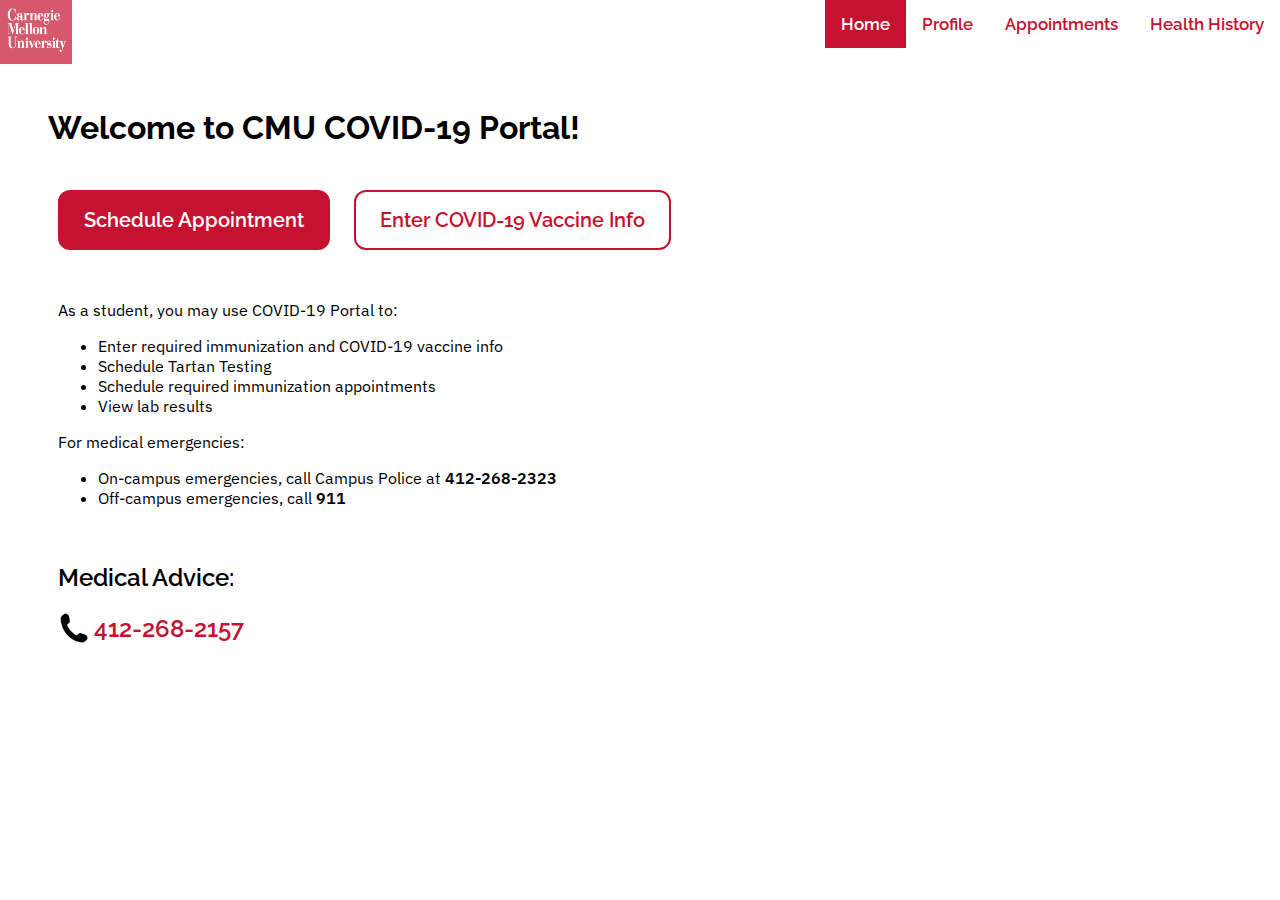
<file: index.html>
<!DOCTYPE html>
<html lang="en-us">

<head>
    <title>CMU COVID-19 Portal: Home</title>
    <meta name="viewport" content="width=2560px, initial-scale=1.0" charset="UTF-8">
    <link rel="stylesheet" href="hw5.css">
    <link href='https://fonts.googleapis.com/css?family=Raleway:600' rel='stylesheet' type='text/css'>
    <link href='https://fonts.googleapis.com/css?family=Raleway:700' rel='stylesheet' type='text/css'>
    <link href='https://fonts.googleapis.com/css?family=Raleway:400' rel='stylesheet' type='text/css'>
    <link href='https://fonts.googleapis.com/css?family=IBM Plex Sans:400' rel='stylesheet' type='text/css'>
    <link href='https://fonts.googleapis.com/css?family=IBM Plex Sans:600' rel='stylesheet' type='text/css'>
    <script src = "main.js"></script>
</head>

<body onload="onLoad()">
    <!--top navigation bar-->
    <div class="topnav">
        <a href="index.html" id="cmuHome"><img src="cmulogo.png" alt="cmu logo home link" style="width:72px;height:60px;"></a>
        <a href="health-history.html">Health History</a>
        <a href="appt-page.html" onclick="loadAppts()">Appointments</a>
        <a href="#profile">Profile</a>
        <a class="active" href="index.html">Home</a>
    </div>

    <div class ="homeTitle">
        <h1>Welcome to CMU COVID-19 Portal!</h1>
    </div>

    <div class="buttons">
        <!--links to schedule appointment process-->
        <button onclick="window.location.href='sched-appt-page-1.html'"; class="button">Schedule Appointment</button>
        <button class="button button2">Enter COVID-19 Vaccine Info</button>
    </div>

    <!--home page info-->
    <div class="homeBody">
        <p>As a student, you may use COVID-19 Portal to:<br>
            <ul>
                <li>Enter required immunization and COVID-19 vaccine info</li>
                <li>Schedule Tartan Testing</li>
                <li>Schedule required immunization appointments</li>
                <li>View lab results</li>
            </ul>
        </p>
        
        <p>For medical emergencies:
            <ul>
                <li>On-campus emergencies, call Campus Police at <span style="font-weight:600">412-268-2323</span></li>
                <li>Off-campus emergencies, call <span style="font-weight:600">911</span></li>
            </ul><br>
        
            <h2>Medical Advice:</h2>
        
            <div>
                <img src="phone-icon.png" alt text="phone icon" style="width:32px;height:32px;vertical-align:middle;"></img>
                <span style="vertical-align: middle; font-size:24px;color:#c41230; font-weight:600;">412-268-2157</span>
            </div>
        </p>
    </div>
</body>
</html>
</file>
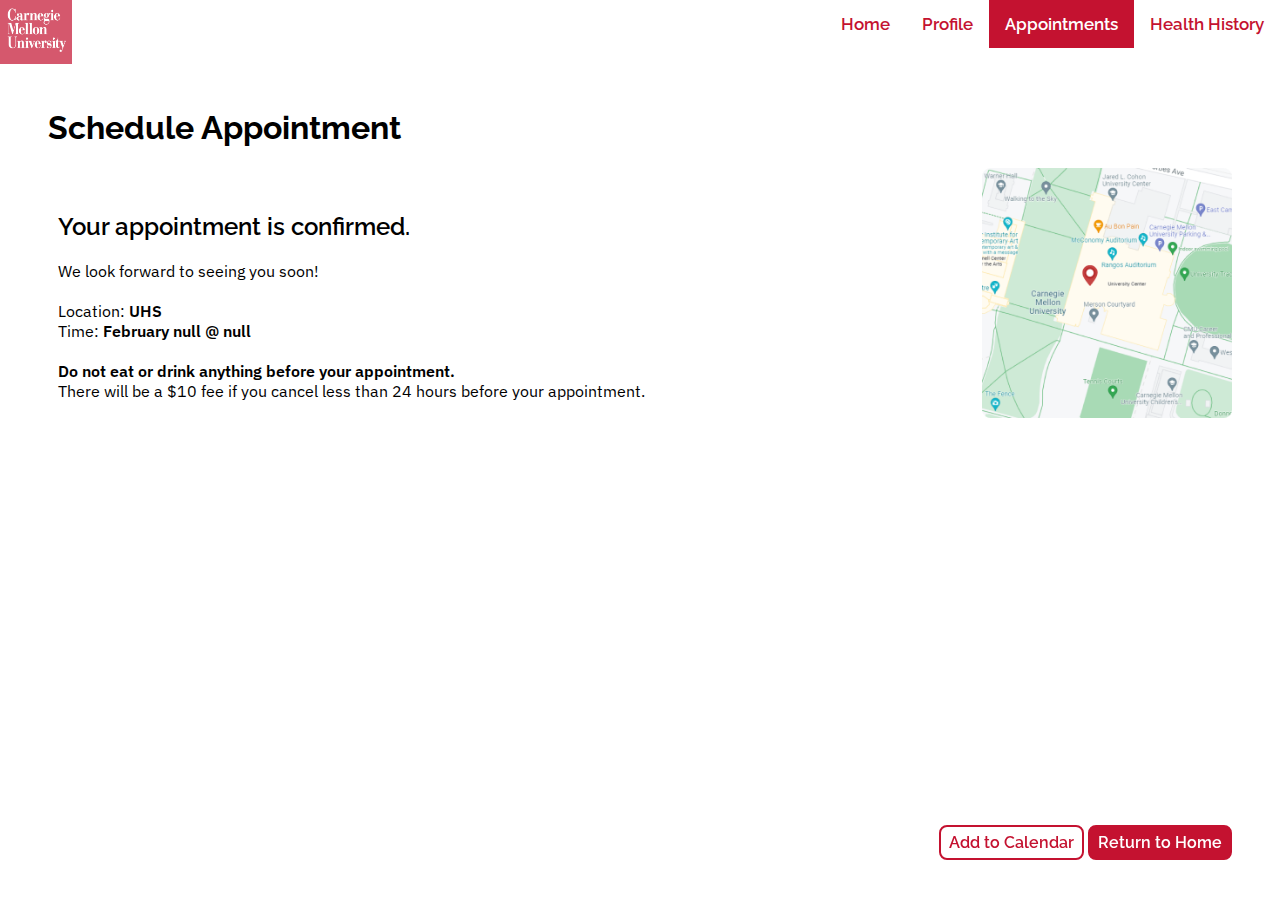
<file: appt-confirmation-page.html>
<!DOCTYPE html>
<html lang="en-us">

<head>
    <title>CMU COVID-19 Portal: Schedule Appointment</title>
    <meta name="viewport" content="width=2560px, initial-scale=1.0" charset="UTF-8">
    <link rel="stylesheet" href="hw5.css">
    <link href='https://fonts.googleapis.com/css?family=Raleway:600' rel='stylesheet' type='text/css'>
    <link href='https://fonts.googleapis.com/css?family=Raleway:700' rel='stylesheet' type='text/css'>
    <link href='https://fonts.googleapis.com/css?family=Raleway:400' rel='stylesheet' type='text/css'>
    <link href='https://fonts.googleapis.com/css?family=IBM Plex Sans:400' rel='stylesheet' type='text/css'>
    <link href='https://fonts.googleapis.com/css?family=IBM Plex Sans:600' rel='stylesheet' type='text/css'>
    <script src="main.js"></script>
</head>

<body onload="changeApptDateTime(); createNewAppt()">
    <!--top navigation bar-->
    <div class="topnav">
        <a href="index.html" id="cmuHome"><img src="cmulogo.png" alt="cmu logo home link" style="width:72px;height:60px;"></a>
        <a href="health-history.html">Health History</a>
        <a href="appt-page.html" class="active">Appointments</a>
        <a href="#profile">Profile</a>
        <a href="index.html">Home</a>
    </div>

    <div class="homeTitle">
        <h1>Schedule Appointment</h1>
    </div>

    <div class="leftConfirmation">
        <h2>Your appointment is confirmed.</h2>
        <p>We look forward to seeing you soon!<br><br>
            Location: <span style="font-weight: 600">UHS</span><br>
            Time: <span style="font-weight: 600" id="appt-date-time"></span><br><br>

            <span style="font-weight:600">Do not eat or drink anything before your appointment.</span><br>
            There will be a $10 fee if you cancel less than 24 hours before your appointment.
        </p>
    </div>

    <div class="rightMap">
        <img src="cmu map.png" alt="map of where the UC is on CMU's campus" height="250px" width="250px">
    </div>

    <div id="rightButtons">
        <button class="smallButton">Add to Calendar</button>
        <button class="smallButton2" onclick="window.location.href='index.html'">Return to Home</button>
    </div>
</body>
</html>
</file>
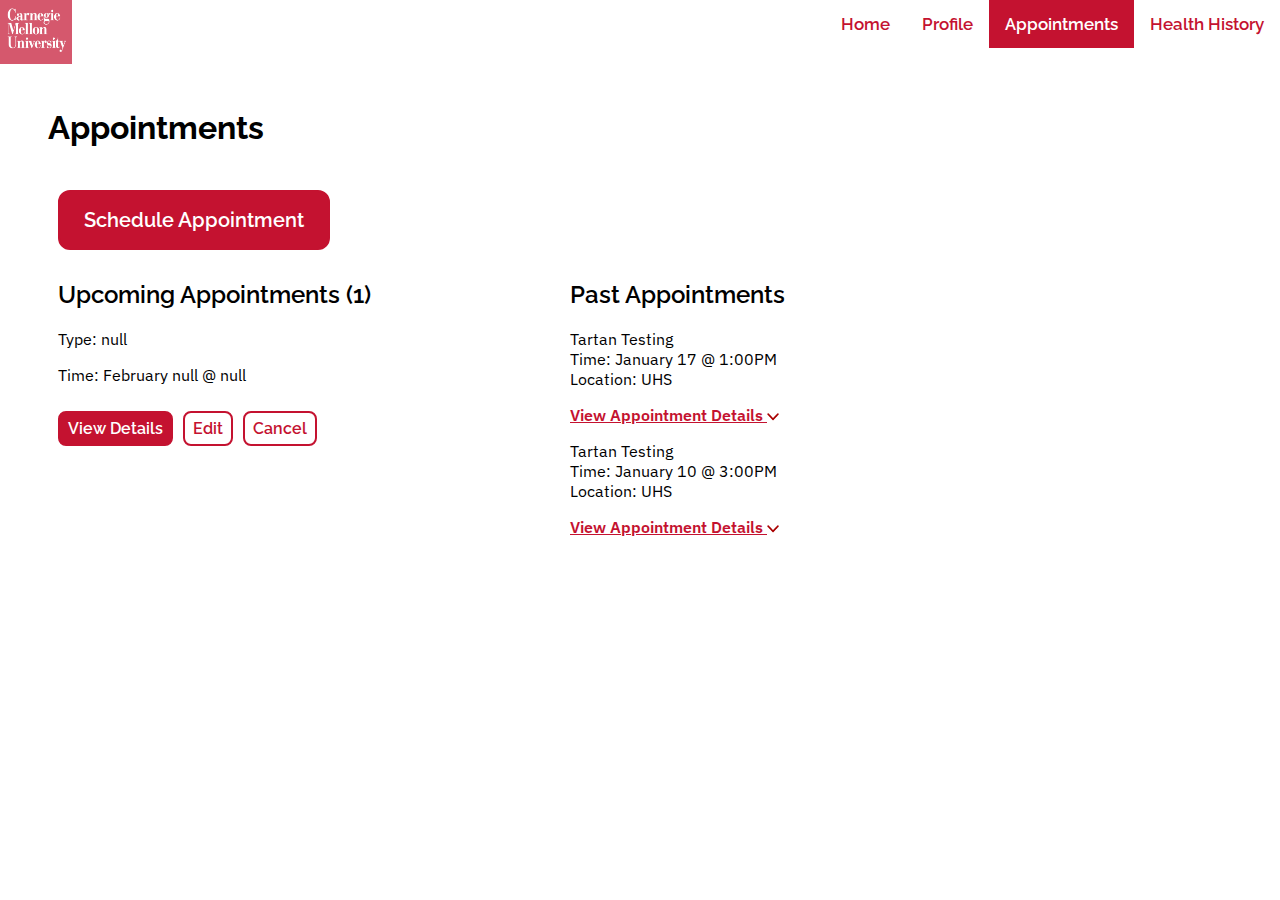
<file: appt-page.html>
<!DOCTYPE html>
<html lang="en-us">

<head>
    <title>CMU COVID-19 Portal: Appointments</title>
    <meta name="viewport" content="width=2560px, initial-scale=1.0" charset="UTF-8">
    <link rel="stylesheet" href="hw5.css">
    <link href='https://fonts.googleapis.com/css?family=Raleway:600' rel='stylesheet' type='text/css'>
    <link href='https://fonts.googleapis.com/css?family=Raleway:700' rel='stylesheet' type='text/css'>
    <link href='https://fonts.googleapis.com/css?family=Raleway:400' rel='stylesheet' type='text/css'>
    <link href='https://fonts.googleapis.com/css?family=IBM Plex Sans:400' rel='stylesheet' type='text/css'>
    <link href='https://fonts.googleapis.com/css?family=IBM Plex Sans:600' rel='stylesheet' type='text/css'>
</head>

<body>
    <!--top navigation bar-->
    <div class="topnav">
        <a href="index.html" id="cmuHome"><img src="cmulogo.png" alt="cmu logo home link" style="width:72px;height:60px;"></a>
        <a href="health-history.html">Health History</a>
        <a class="active" href="appt-page.html">Appointments</a>
        <a href="#profile">Profile</a>
        <a href="index.html">Home</a>
    </div>

    <div class ="homeTitle">
        <h1>Appointments</h1>
    </div>

    <div class="buttons">
        <button onclick="window.location.href='sched-appt-page-1.html'; createAppt()" class="button">Schedule Appointment</button>
    </div>

    <div id="leftBox">
        <h2 id="upcomingText"></h2>
        <div id="upcoming-appts">
        </div>
    </div>
    <script src="appts.js"></script>

    <!--- displays  --->
    <div id="myModal" class="modal">
        <div class="modal-content">
          <span class="close">&times;</span>
          <p id="modalContent"></p>
        </div>
      </div>
    
    <div id="rightBox">
        <h2>Past Appointments</h2>
        <p>
            Tartan Testing<br>
            Time: January 17 @ 1:00PM<br>
            Location: UHS<br>
        </p>
        <p id="apptDetails">
            View Appointment Details
            <img src="arrow.png" height="8px" width="12px"><br>
        </p>
        <p>
            Tartan Testing<br>
            Time: January 10 @ 3:00PM<br>
            Location: UHS<br>
        </p>
        <p id="apptDetails">
            View Appointment Details
            <img src="arrow.png" height="8px" width="12px">
        </p>
    </div>
</body>
</html>
</file>
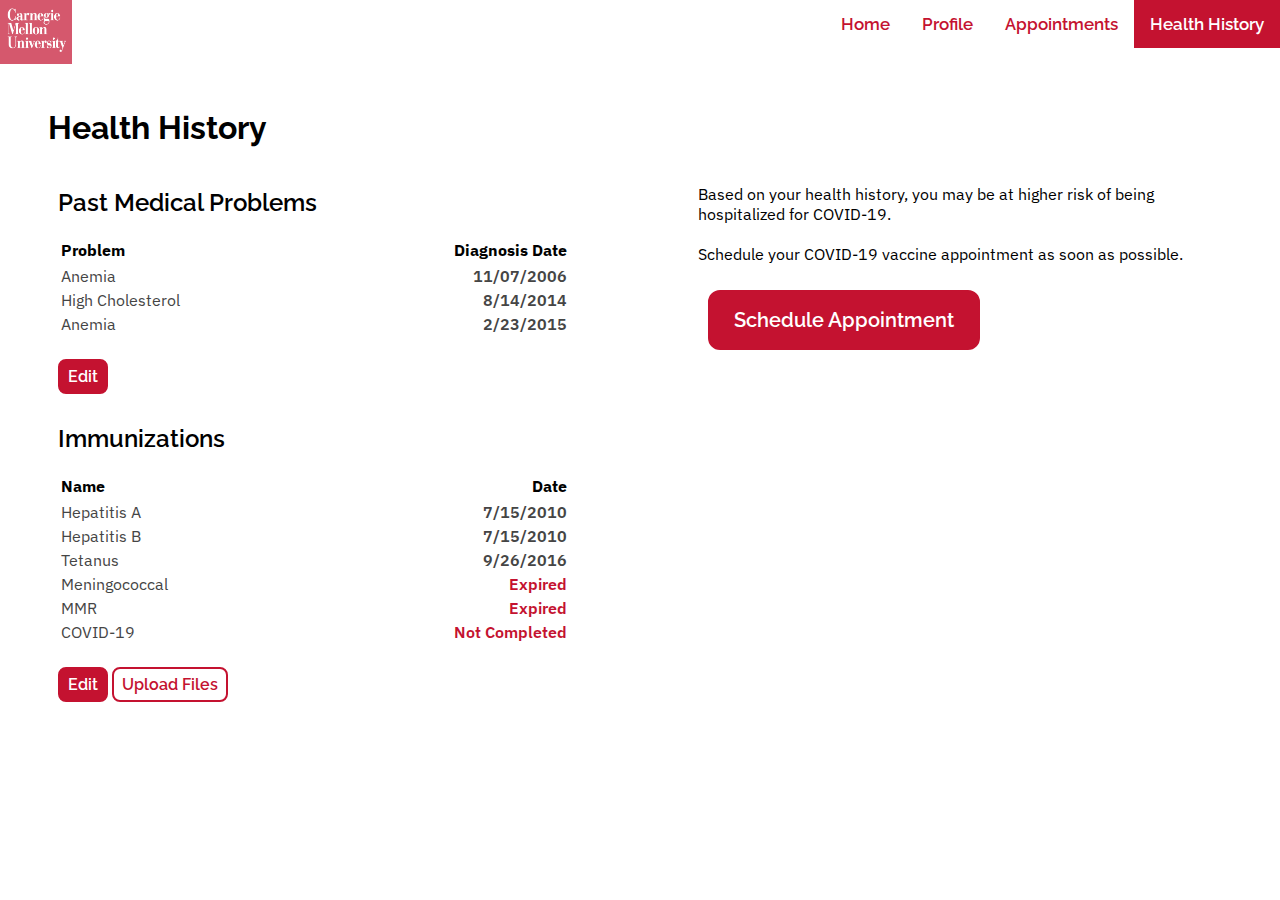
<file: health-history.html>
<!DOCTYPE html>
<html lang="en-us">

<head>
    <title>CMU COVID-19 Portal: Health History</title>
    <meta name="viewport" content="width=2560px, initial-scale=1.0" charset="UTF-8">
    <link rel="stylesheet" href="hw5.css">
    <link href='https://fonts.googleapis.com/css?family=Raleway:600' rel='stylesheet' type='text/css'>
    <link href='https://fonts.googleapis.com/css?family=Raleway:700' rel='stylesheet' type='text/css'>
    <link href='https://fonts.googleapis.com/css?family=Raleway:400' rel='stylesheet' type='text/css'>
    <link href='https://fonts.googleapis.com/css?family=IBM Plex Sans:400' rel='stylesheet' type='text/css'>
    <link href='https://fonts.googleapis.com/css?family=IBM Plex Sans:600' rel='stylesheet' type='text/css'>
</head>

<body>
    <!--top navigation bar-->
    <div class="topnav">
        <a href="index.html" id="cmuHome"><img src="cmulogo.png" alt="cmu logo home link" style="width:72px;height:60px;"></a>
        <a class="active" href="health-history.html">Health History</a>
        <a href="appt-page.html">Appointments</a>
        <a href="#profile">Profile</a>
        <a href="index.html">Home</a>
    </div>

    <div class="homeTitle">
        <h1>Health History</h1>
    </div>

    <div class="healthHistory1">
        <h2>Past Medical Problems</h2>

        <!--table with past medical conditions-->
        <table id="historyTable">
            <tr>
                <th class="leftColumn">Problem</th>
                <th class="rightColumn">Diagnosis Date</th>
            </tr>
            <tr></tr>
            <tr>
                <td class="leftColumn">Anemia</td>
                <td class="rightDates">11/07/2006</td>
            </tr>
            <tr>
                <td class="leftColumn">High Cholesterol</td>
                <td class="rightDates">8/14/2014</td>
            </tr>
            <tr>
                <td class="leftColumn">Anemia</td>
                <td class="rightDates">2/23/2015</td>
            </tr>
            <tr></tr>
        </table>

        <button class="smallButton2">Edit</button>

        <h2>Immunizations</h2>
        
        <!--table with past immunizations-->
        <table id="immunTable">
            <tr>
                <th class="leftColumn">Name</th>
                <th class="rightColumn">Date</th>
            </tr>
            <tr></tr>
            <tr>
                <td class="leftColumn">Hepatitis A</td>
                <td class="rightDates">7/15/2010</td>
            </tr>
            <tr>
                <td class="leftColumn">Hepatitis B</td>
                <td class="rightDates">7/15/2010</td>
            </tr>
            <tr>
                <td class="leftColumn">Tetanus</td>
                <td class="rightDates">9/26/2016</td>
            </tr>
            <tr>
                <td class="leftColumn">Meningococcal</td>
                <td class="rightStatuses">Expired</td>
            </tr>
            <tr>
                <td class="leftColumn">MMR</td>
                <td class="rightStatuses">Expired</td>
            </tr>
            <tr>
                <td class="leftColumn">COVID-19</td>
                <td class="rightStatuses">Not Completed</td>
            </tr>
            <tr></tr>
        </table>

        <button class="smallButton2">Edit</button>
        <button class="smallButton">Upload Files</button>
    </div>

    <!--warn user about health risk-->
    <div class="healthHistory2">
        <p>Based on your health history, you may be at higher risk of being hospitalized
            for COVID-19.<br><br>Schedule your COVID-19 vaccine appointment as soon as possible. 
        </p>

        <!--links to appointment scheduling process-->
        <button class="button" onclick="window.location.href='sched-appt-page-1.html'";>Schedule Appointment</button>
    </div>
</body>
</html>
</file>
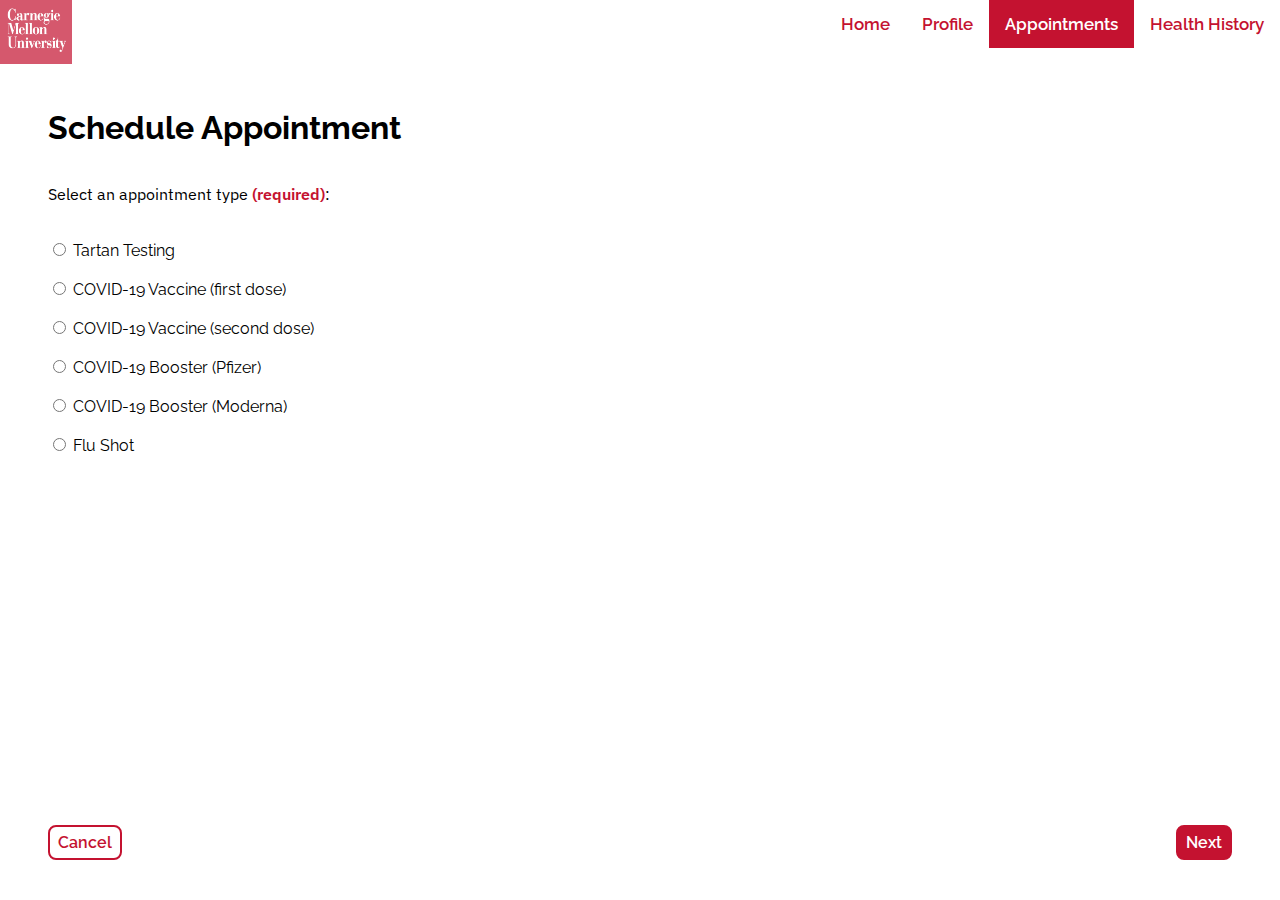
<file: sched-appt-page-1.html>
<!DOCTYPE html>
<html lang="en-us">

<head>
    <title>CMU COVID-19 Portal: Schedule Appointment</title>
    <meta name="viewport" content="width=2560px, initial-scale=1.0" charset="UTF-8">
    <link rel="stylesheet" href="hw5.css">
    <link href='https://fonts.googleapis.com/css?family=Raleway:600' rel='stylesheet' type='text/css'>
    <link href='https://fonts.googleapis.com/css?family=Raleway:700' rel='stylesheet' type='text/css'>
    <link href='https://fonts.googleapis.com/css?family=Raleway:400' rel='stylesheet' type='text/css'>
    <link href='https://fonts.googleapis.com/css?family=IBM Plex Sans:400' rel='stylesheet' type='text/css'>
    <link href='https://fonts.googleapis.com/css?family=IBM Plex Sans:600' rel='stylesheet' type='text/css'>
    <script src="main.js"></script>
</head>

<body>
    <!--top navigation bar-->
    <div class="topnav">
        <a href="index.html" id="cmuHome">
            <img src="cmulogo.png" alt="cmu logo home link" style="width:72px;height:60px;"></a>
        <a href="health-history.html">Health History</a>
        <a class="active" href="appt-page.html">Appointments</a>
        <a href="#profile">Profile</a>
        <a href="index.html">Home</a>
    </div>

    <div class ="homeTitle">
        <h1>Schedule Appointment</h1>
    </div>
    
    <!--radio buttons to select appointment type-->
    <div class="radioSelect">
        <p>Select an appointment type <span style="color:#c41230;font-weight:600;">(required)</span>:
            <br><br>
            <form>
                <input type="radio" id="tartan testing" name="appointment type" value="Tartan Testing" onclick="getType()">
                    <label for="tartan testing">Tartan Testing</label><br><br>
                <input type="radio" id="vaccine1" name="appointment type" value="COVID-19 Vaccine (first dose)" onclick="getType()">
                    <label for="vaccine1">COVID-19 Vaccine (first dose)</label><br><br>
                <input type="radio" id="vaccine2" name="appointment type" value="COVID-19 Vaccine (second dose)" onclick="getType()">
                    <label for="vaccine2">COVID-19 Vaccine (second dose)</label><br><br>
                <input type="radio" id="pfizer" name="appointment type" value="COVID-19 Booster (Pfizer)" onclick="getType()">
                    <label for="pfizer">COVID-19 Booster (Pfizer)</label><br><br>
                <input type="radio" id="moderna" name="appointment type" value="COVID-19 Booster (Moderna)" onclick="getType()">
                    <label for="moderna">COVID-19 Booster (Moderna)</label><br><br>
                <input type="radio" id="flu shot" name="appointment type" value="Flu Shot" onclick="getType()">
                    <label for="flu shot">Flu Shot</label>
            </form>
    </div>

    <!--footer buttons-->
    <div id="leftButtons">
        <button class="smallButton" onclick="window.location.href='appt-page.html'">Cancel</button>
    </div>

    <div id="rightButtons">

        <!--button to lead to next page-->
        <button onclick="window.location.href='sched-appt-page-2.html';" class="smallButton2">Next</button>
    </div>

</body>
</html>
</file>
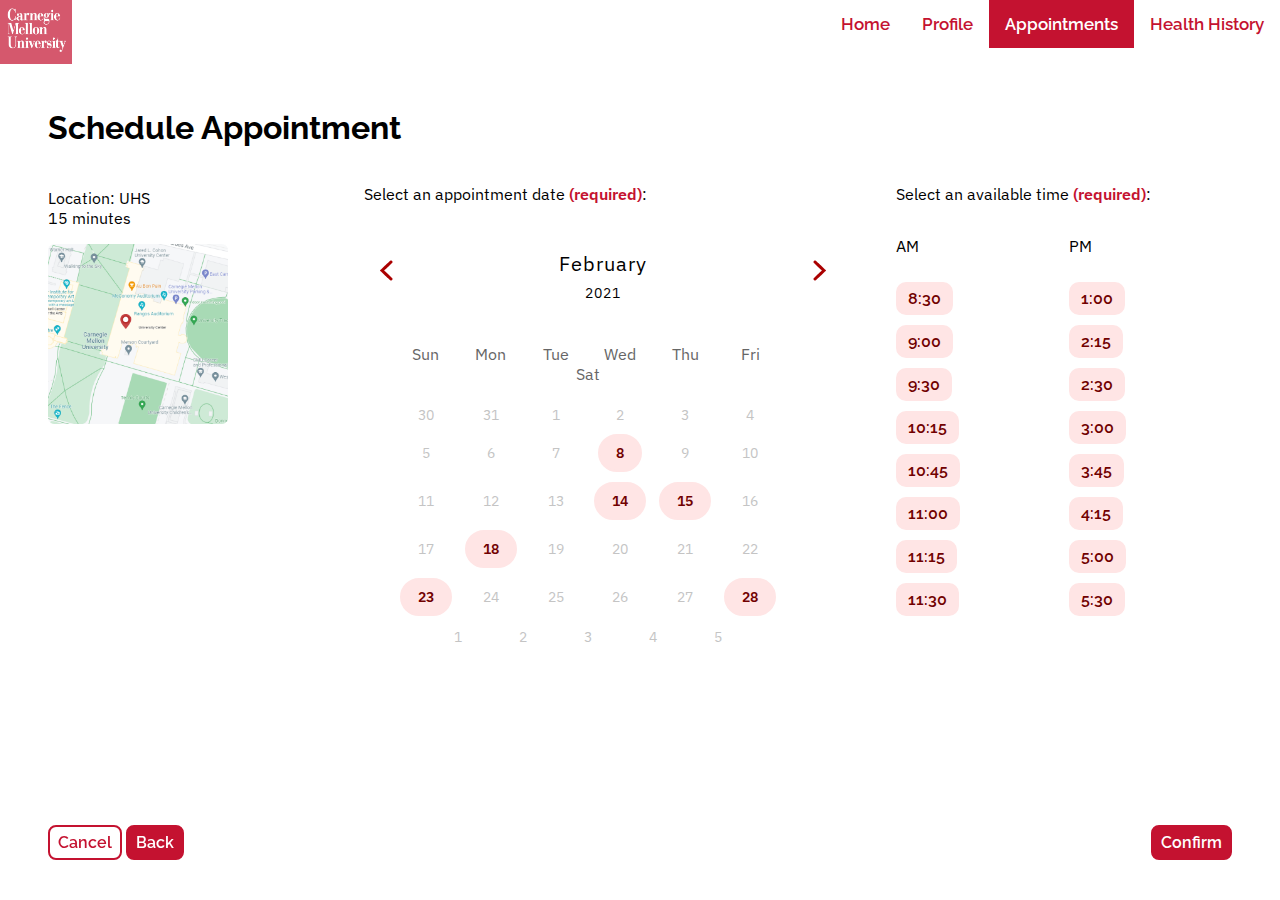
<file: sched-appt-page-2.html>
<!DOCTYPE html>
<html lang="en-us">

<head>
    <title>CMU COVID-19 Portal: Schedule Appointment</title>
    <meta name="viewport" content="width=2560px, initial-scale=1.0" charset="UTF-8">
    <link rel="stylesheet" href="hw5.css">
    <link href='https://fonts.googleapis.com/css?family=Raleway:600' rel='stylesheet' type='text/css'>
    <link href='https://fonts.googleapis.com/css?family=Raleway:700' rel='stylesheet' type='text/css'>
    <link href='https://fonts.googleapis.com/css?family=Raleway:400' rel='stylesheet' type='text/css'>
    <link href='https://fonts.googleapis.com/css?family=IBM Plex Sans:400' rel='stylesheet' type='text/css'>
    <link href='https://fonts.googleapis.com/css?family=IBM Plex Sans:600' rel='stylesheet' type='text/css'>
    <script src="main.js"></script>
</head>

<body onload="changeApptHeading()">
    <!--top navigation bar-->
    <div class="topnav">
        <a href="index.html" id="cmuHome"><img src="cmulogo.png" alt="cmu logo home link" style="width:72px;height:60px;"></a>
        <a href="health-history.html">Health History</a>
        <a href="appt-page.html" class="active">Appointments</a>
        <a href="#profile">Profile</a>
        <a href="index.html">Home</a>
    </div>

    <div class="homeTitle">
        <h1>Schedule Appointment</h1>
    </div>

    <!--appointment location-->
    <div class="bodyInput1">
        <h2 id="appt-type"></h2>
        <p>Location: UHS<br>15 minutes</p>
        <img src="cmu map.png" alt="map of where the UC is on CMU's campus" height="180px" width="180px">
    </div>

    <!--appointment date calendar selection-->
    <div class="bodyInput2">
        <p>Select an appointment date <span style="color:#c41230;font-weight:600;">(required)</span>:</p>

        <div class="month">      
            <ul>
                <li class="prev"><img src="left-arrow.png"></li>
                <li class="next"><img src="right-arrow.png"></li>
                <li>February<br><span style="font-size:14px">2021</span></li>
            </ul>
        </div>
        
        <div class="calendar">
            <ul class="weekdays">
                <li>Sun</li>
                <li>Mon</li>
                <li>Tue</li>
                <li>Wed</li>
                <li>Thu</li>
                <li>Fri</li>
                <li>Sat</li>
            </ul>
        </div>
              
        <div class="calendar">
            <ul class="days">  
                <li>30</li>
                <li>31</li>
                <li>1</li>
                <li>2</li>
                <li>3</li>
                <li>4</li>
                <li>5</li>
                <li>6</li>
                <li>7</li>
                <li><input type="radio" id="date8" value="8" name="date" onclick="getDate()">
                    <label for="date8">8</label>
                </li>
                <li>9</li>
                <li>10</li>
                <li>11</li>
                <li>12</li>
                <li>13</li>
                <li><input type="radio" id="date14" value="14" name="date" onclick="getDate()">
                    <label for="date14">14</label>
                </li>
                <li><input type="radio" id="date15" value="15" name="date" onclick="getDate()">
                    <label for="date15">15</label>
                </li>
                <li>16</li>
                <li>17</li>
                <li><input type="radio" id="date18" value="18" name="date" onclick="getDate()">
                    <label for="date18">18</label>
                </li>
                <li>19</li>
                <li>20</li>
                <li>21</li>
                <li>22</li>
                <li><input type="radio" id="date23" value="23" name="date" onclick="getDate()">
                    <label for="date23">23</label>
                </li>
                <li>24</li>
                <li>25</li>
                <li>26</li>
                <li>27</li>
                <li><input type="radio" id="date28" value="28" name="date" onclick="getDate()">
                    <label for="date28">28</label>
                </li>
                <li>1</li>
                <li>2</li>
                <li>3</li>
                <li>4</li>
                <li>5</li>
            </ul>
        </div>
    </div>

    <!--time button selection-->
    <div class="bodyInput3">

        <p>Select an available time <span style="color:#c41230;font-weight:600;">(required)</span>:<br></p>

        <div class="AM">
            
            <p>AM</p>

            <div class="buttonGroup">
                <input type="radio" id="830" value="8:30 AM" name="time" onclick="getTime()">
                    <label for="830">8:30</label>
                <input type="radio" id="900" value="9:00 AM" name="time" onclick="getTime()">
                    <label for="900">9:00</label>
                <input type="radio" id="930" value="9:30 AM" name="time" onclick="getTime()">
                    <label for="930">9:30</label>
                <input type="radio" id="1015" value="10:15 AM" name="time" onclick="getTime()">
                    <label for="1015">10:15</label>
                <input type="radio" id="1045" value="10:45 AM" name="time" onclick="getTime()">
                    <label for="1045">10:45</label>
                <input type="radio" id="1100" value="11:00 AM" name="time" onclick="getTime()">
                    <label for="1100">11:00</label>
                <input type="radio" id="1115" value="11:15 AM" name="time" onclick="getTime()">
                    <label for="1115">11:15</label>
                <input type="radio" id="1130" value="11:30 AM" name="time" onclick="getTime()">
                    <label for="1130">11:30</label>
            </div>
        </div>
        
        <div class="PM">
            
            <p>PM</p>
            
            <div class="buttonGroup">
                <input type="radio" id="100" value="1:00 PM" name="time" onclick="getTime()">
                    <label for="100">1:00</label>
                <input type="radio" id="215" value="2:15 PM" name="time" onclick="getTime()">
                    <label for="215">2:15</label>
                <input type="radio" id="230" value="2:30 PM" name="time" onclick="getTime()">
                    <label for="230">2:30</label>
                <input type="radio" id="300" value="3:00 PM" name="time" onclick="getTime()">
                    <label for="300">3:00</label>
                <input type="radio" id="345" value="3:45 PM" name="time" onclick="getTime()">
                    <label for="345">3:45</label>
                <input type="radio" id="415" value="4:15 PM" name="time" onclick="getTime()">
                    <label for="415">4:15</label>
                <input type="radio" id="500" value="5:00 PM" name="time" onclick="getTime()">
                    <label for="500">5:00</label>
                <input type="radio" id="530" value="5:30 PM" name="time" onclick="getTime()">
                    <label for="530">5:30</label>
            </div>
        </div>
    </div>
    
    <!--footer buttons-->
    <div id="leftButtons">
        <button class="smallButton" onclick="window.location.href='appt-page.html'">Cancel</button>
        <button class="smallButton2" onclick="window.location.href='sched-appt-page-1.html'">Back</button>
    </div>

    <div id="rightButtons">
        <button class="smallButton2" onclick="window.location.href='appt-confirmation-page.html'">Confirm</button>
    </div>
</body>
</html>
</file>
<file: hw5.css>
/*** default font ***/
body {
    margin: 0;
    font-family: 'Raleway', 'Poppins', sans-serif;
  }



/*** top navigation ***/
#cmuHome {
  float: left;
  padding: 0;
}

#cmuHome a {
  padding: 0;
}

#cmuHome:hover {
  opacity: 0.7;
}

.topnav {
  overflow: hidden;
  }
  
.topnav a {
    float: right;
    color: #c41230;
    text-align: center;
    padding: 14px 16px;
    text-decoration: none;
    font-size: 17px;
    font-weight: 600;
  }
  
.topnav a:hover {
    background-color: #c41230;
    color: white;
  }
  
.topnav a.active {
    background-color: #c41230;
    color: white;
  }



/*** section title for each page ***/  
.homeTitle {
  padding-top: 24px;
  padding-left: 48px;
  font-weight: bold;
  width: 100%;
}



/*** larger button formatting ***/
.buttons {
  padding-top: 12px;
  padding-left: 48px;
}

.button {
  margin: 10px;
  font-family: 'Raleway', 'Poppins', sans-serif;
  background-color: #c41230;
  border: #c41230 2px solid;
  color: white;
  padding: 16px 24px;
  text-align: center;
  font-weight: 600;
  display: inline-block;
  font-size: 20px;
  cursor: pointer;
  border-radius: 12px;
}

.button:hover {
  box-shadow: 0 8px 16px 0 rgba(0,0,0,0.2), 0 6px 20px 0 rgba(0,0,0,0.19);
}

.button2 {
  background-color: white;
  border: #c41230 2px solid;
  color: #c41230;
}

.button2:hover {
  box-shadow: 0 8px 16px 0 rgba(0,0,0,0.2), 0 6px 20px 0 rgba(0,0,0,0.19);
}



/*** general text formatting ***/
p {
  font-family: 'IBM Plex Sans';
  font-size: 16px;
}

ul {
  font-family: 'IBM Plex Sans';
  font-size: 16px;
}

h2 {
  font-weight: 600;
  font-size:24px;
}



/*** home page body text formatting ***/
.homeBody {
  padding-top: 24px;
  padding-left: 58px;
}



/*** appointments page formatting ***/
#leftBox {
  float:left;
  width:40%;
  padding-left: 58px;
}

#rightBox {
  float:left;
  width:30%;
}

#apptDetails {
  color: #c41230;
  font-weight: 600;
  text-decoration: underline;
  font-size: 16px;
}



/*** button formatting ***/
.smallButton {
  margin: 10px 0px 10px 0px;
  font-family: 'Raleway', 'Poppins', sans-serif;
  background-color: white;
  border: #c41230 2px solid;
  color: #c41230;
  padding: 6px 8px;
  text-align: center;
  font-weight: 600;
  display: inline-block;
  font-size: 16px;
  cursor: pointer;
  border-radius: 8px;
}

.smallButton:hover {
  box-shadow: 0 4px 8px 0 rgba(0,0,0,0.2), 0 6px 20px 0 rgba(0,0,0,0.19);
}



/*** appointment type input formatting ***/
.radioSelect {
  float:left;
  width:100%;
  height:450px;
  padding-left: 48px;
}



/*** schedule appointment location container ***/
.bodyInput1 {
  float: left;
  width: 20%;
  padding-left: 48px;
}



/*** schedule appointment date container ***/
.bodyInput2 {
  float: left;
  width: 35%;
  padding-left: 60px;
}



/*** schedule appointment time container ***/
.bodyInput3 {
  float: right;
  width: 30%;
}



/*** schedule appointment footer buttons formatting ***/
#leftButtons {
  position: fixed;
  bottom: 30px;
  padding-left: 48px;
}

#rightButtons {
  position: fixed;
  bottom: 30px;
  right: 0;
  padding-right: 48px;
}

.smallButton2 {
  margin: 10px 0px 10px 0px;
  font-family: 'Raleway', 'Poppins', sans-serif;
  background-color: #c41230;
  border: #c41230 2px solid;
  color: white;
  padding: 6px 8px;
  text-align: center;
  font-weight: 600;
  display: inline-block;
  font-size: 16px;
  cursor: pointer;
  border-radius: 8px;
}

.smallButton2:hover {
  box-shadow: 0 4px 8px 0 rgba(0,0,0,0.2), 0 6px 20px 0 rgba(0,0,0,0.19);
}



/*** schedule appointment calendar formatting ***/
.month {
  padding: 30px 15px;
  width: 100%;
  background: white;
  text-align: center;
}

.month ul {
  margin: 0;
  padding: 0;
}

.month ul li {
  color: black;
  list-style-type: none;
  font-size: 20px;
  letter-spacing: 1px;
}

.month .prev {
  float: left;
  padding-top: 10px;
}

.month .next {
  float: right;
  padding-top: 10px;
}

.weekdays {
  margin: 0;
  padding: 10px 0;
  background-color: white;
}

.weekdays li {
  display: inline-block;
  width: 13.6%;
  color: #666;
  text-align: center;
}

.days {
  padding: 10px 0;
  background: white;
  margin: 0;
}

.days li {
  list-style-type: none;
  display: inline-block;
  width: 13.6%;
  text-align: center;
  margin-bottom: 10px;
  font-size:14px;
  color: #c4c4c4;
}

.days input[type="radio"] {
  opacity: 0;
  position: fixed;
  width: 0;
}

.days label {
  display: inline-block;
  background-color: #ffe5e5;
  padding: 8px 16px;
  font-size: 14px;
  border: 2px solid #ffe5e5;
  border-radius: 100px;
  color: #710000;
  font-weight: 600;
}

.days input[type="radio"]:checked + label {
  background-color:#c41230;
  border-color: #710000;
  color: white;
}

.days input[type="radio"]:focus + label {
  border: 2px dashed #710000;
}


.calendar {
  display: block;
  margin-left: auto;
  margin-right: auto;
  text-align: center;
}

.AM {
  float: left;
  width: 30%;
  position: relative;
}

.PM {
  float: right;
  width: 30%;
  position: relative;
  margin-right: 96px;
}


.buttonGroup input[type="radio"] {
  opacity: 0;
  position: fixed;
  width: 0;
}

.buttonGroup label {
  display: inline-block;
  background-color: #ffe5e5;
  padding: 5px 10px;
  margin: 10px 10px 0px 0px;
  font-size: 16px;
  border: 2px solid #ffe5e5;
  border-radius: 10px;
  color: #710000;
  font-weight: 600;
}

.buttonGroup input[type="radio"]:checked + label {
  background-color:#c41230;
  border-color: #710000;
  color: white;
}

.buttonGroup input[type="radio"]:focus + label {
  border: 2px dashed #710000;
}


/*** health history page formatting ***/
.healthHistory1 {
  float: left;
  width: 40%;
  padding-left: 58px;
}

#historyTable {
  width: 100%;
  margin: 10px 0px 10px 0px;
  font-family: "IBM Plex Sans";
}

#historyTable td {
  width: 50%;
  font-weight: 400;
  color: #454545;
}

#historyTable th {
  font-weight: 800;
  width: 50%;
}

#historyTable .leftColumn {
  text-align: left;
}

#historyTable .rightColumn {
  text-align: right;
}

#historyTable .rightDates {
  text-align: right;
  font-weight: 600;
  color: #454545;
}

#immunTable {
  width: 100%;
  margin: 10px 0px 10px 0px;
  font-family: "IBM Plex Sans";
}

#immunTable td {
  width: 50%;
  font-weight: 400;
  color: #454545;
}

#immunTable th {
  font-weight: 800;
  width: 50%;
}

#immunTable .leftColumn {
  text-align: left;
}

#immunTable .rightColumn {
  text-align: right;
}

#immunTable .rightDates {
  text-align: right;
  font-weight: 600;
  color: #454545;
}

#immunTable .rightStatuses {
  text-align: right;
  font-weight: 600;
  color: #c41230;
}

.healthHistory2 {
  float: left;
  width: 40%;
  padding-left: 10%;
}

.close {
  color: #aaaaaa;
  float: right;
  font-size: 28px;
  font-weight: bold;
}

.close:hover,
.close:focus {
  color: #000;
  text-decoration: none;
  cursor: pointer;
}

.modal-content {
  background-color: #fefefe;
  margin: auto;
  padding: 20px;
  border: 1px solid #FFFFFF;
  border-radius: 12px;
  box-shadow: 0 4px 8px 0 rgba(0,0,0,0.2), 0 6px 20px 0 rgba(0,0,0,0.19);
  width: 50%;
}

.modal {
  display: none;
  position: fixed;
  z-index: 1;
  padding-top: 100px;
  left: 0;
  top: 0;
  width: 100%;
  height: 100%;
  overflow: auto;
  background-color: rgb(0,0,0);
  background-color: rgba(0,0,0,0.4);
}

.leftConfirmation {
  padding-top: 24px;
  padding-left: 58px;
  float: left;
}

.rightMap {
  float: right;
  right: 0;
  padding-right: 48px;
}
</file>
